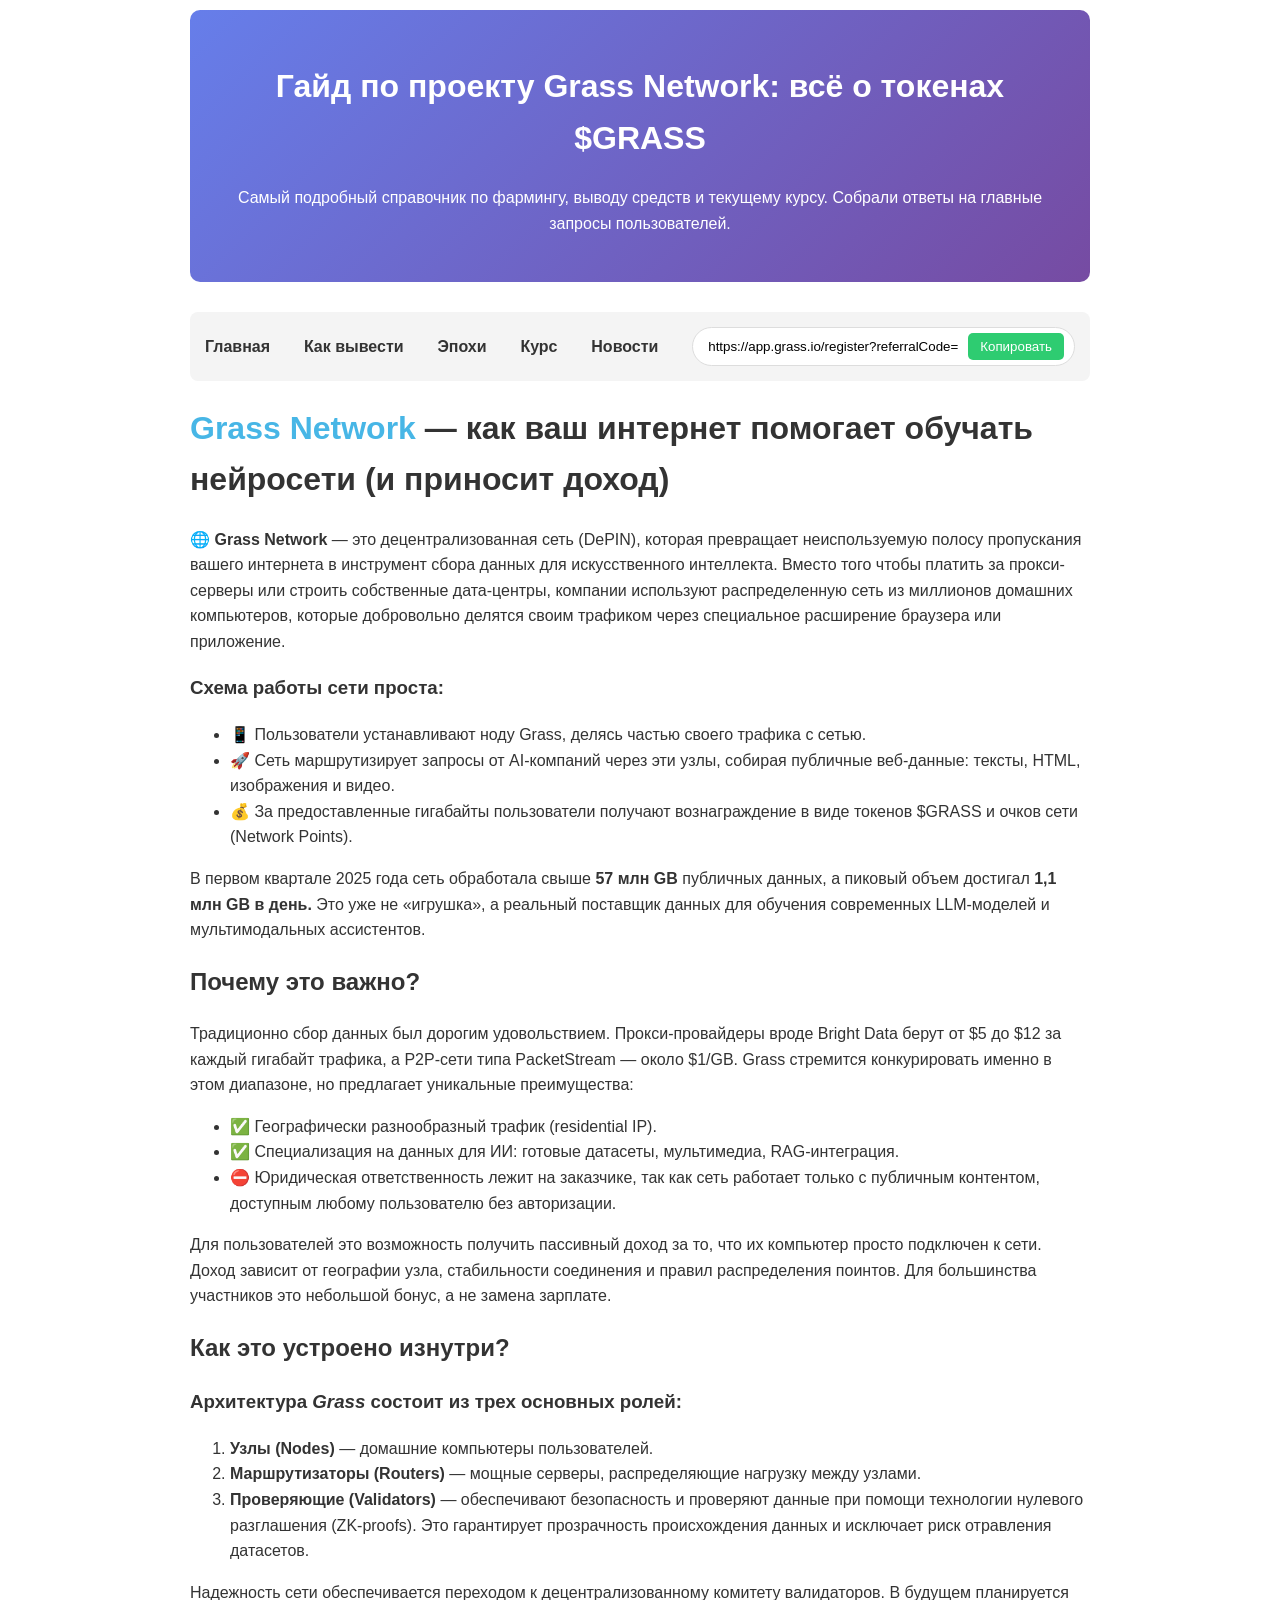
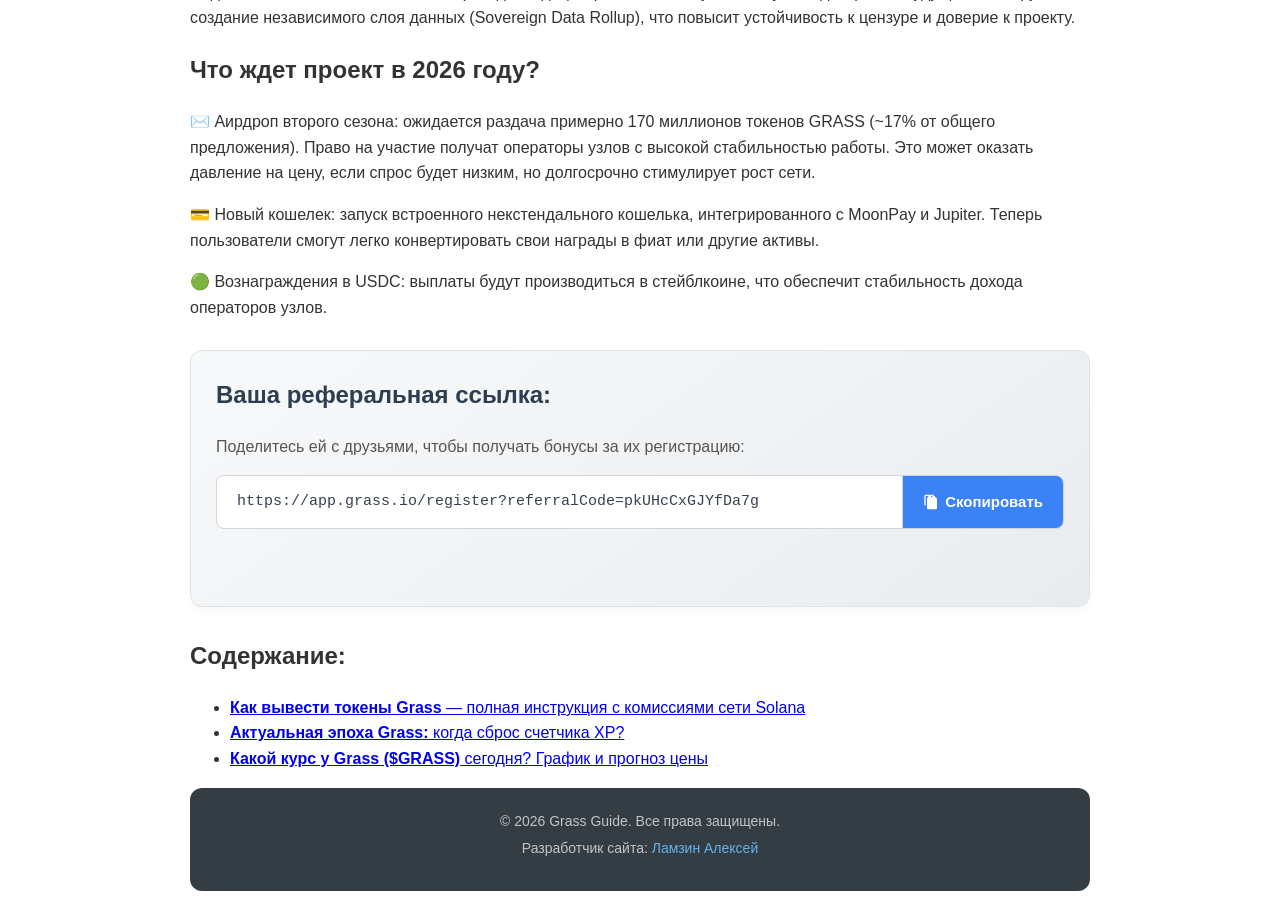
<file: index.html>
<!DOCTYPE html>
<html lang="ru">

<head>
    <meta charset="UTF-8">
    <meta name="google-site-verification" content="DreIq49ayPPqRNMv5y6Lme8d45ZgLvX6Es7sMyQ9TEw" />
    <meta name="yandex-verification" content="7f40698a30c59e31" />
    <meta name="viewport" content="width=device-width, initial-scale=1" />
    <meta name="description"
        content="Как вывести токены Grass ($GRASS), актуальная эпоха, курс монеты и свежие новости проекта. Подробный гайд с инструкциями.">
    <link rel="canonical" href="https://Laracoper.github.io/grass-guide/index.html">
    <!-- Open Graph / Facebook -->
    <meta property="og:type" content="website">
    <meta property="og:url" content="https://github.com/Laracoper/grass-guide.git/">
    <meta property="og:title" content="Grass Network: Полное руководство по токену GRASS">
    <meta property="og:image" content="./img/logo.png"> <!-- Убедитесь, что путь верный -->

    <!-- Twitter -->
    <meta property="twitter:card" content="summary_large_image">
    <meta property="twitter:url" content="https://github.com/Laracoper/grass-guide.git/">
    <meta property="twitter:title" content="Grass Network: Полное руководство по токену GRASS">
    <meta property="twitter:image" content="./img/logo.png">
    <title>Grass Network — как ваш интернет помогает обучать нейросети (и приносит доход)</title>
    <link rel="shortcut icon" href="https://laracoper.github.io/grass-guide/img/icons/link-img.png" type="image/x-icon">
    <link rel="stylesheet" href="https://laracoper.github.io/grass-guide/style.css">
</head>

<body>

    <!-- Хедер с логотипом -->
    <div class="hero-banner">
        <h1>Гайд по проекту Grass Network: всё о токенах $GRASS</h1>
        <p>Самый подробный справочник по фармингу, выводу средств и текущему курсу. Собрали ответы на главные запросы
            пользователей.</p>

    </div>

    <nav>
        <a href="https://laracoper.github.io/grass-guide/">Главная</a>
        <a href="https://laracoper.github.io/grass-guide/how-to-withdraw.html">Как вывести</a>
        <a href="https://laracoper.github.io/grass-guide/current-epoch.html">Эпохи</a>
        <a href="https://laracoper.github.io/grass-guide/grass-rate.html">Курс</a>
        <a href="https://laracoper.github.io/grass-guide/news.html">Новости</a>

        <div class="ref-nav-block">
            <input type="text" id="nav-ref-link-news" value="https://app.grass.io/register?referralCode=pkUHcCxGJYfDa7g"
                readonly>
            <button class="copy-btn-small" onclick="copyNewsRef()">Копировать</button>
        </div>
    </nav>

    <!-- контент -->
    <h1> <a class="grass-link" href="https://www.grass.io/" target="_blank">Grass Network</a> — как ваш интернет помогает обучать нейросети (и приносит доход)</h1>
    <p>🌐 <b>Grass Network</b> — это децентрализованная сеть (DePIN), которая превращает неиспользуемую полосу
        пропускания вашего интернета в инструмент сбора данных для искусственного интеллекта. Вместо того чтобы платить
        за прокси-серверы или строить собственные дата-центры, компании используют распределенную сеть из миллионов
        домашних компьютеров, которые добровольно делятся своим трафиком через специальное расширение браузера или
        приложение.</p>
    <h3>Схема работы сети проста:</h3>
    <ul>
        <li>📱 Пользователи устанавливают ноду Grass, делясь частью своего трафика с сетью.</li>
        <li>🚀 Сеть маршрутизирует запросы от AI-компаний через эти узлы, собирая публичные веб-данные: тексты, HTML,
            изображения и видео.</li>
        <li>💰 За предоставленные гигабайты пользователи получают вознаграждение в виде токенов $GRASS и очков сети
            (Network Points).</li>
    </ul>
    <p>В первом квартале 2025 года сеть обработала свыше <b>57 млн GB</b> публичных данных, а пиковый объем достигал
        <b>1,1 млн GB
            в день.</b> Это уже не «игрушка», а реальный поставщик данных для обучения современных LLM-моделей и
        мультимодальных
        ассистентов.
    </p>

    <h2>Почему это важно?</h2>
    <p>Традиционно сбор данных был дорогим удовольствием. Прокси-провайдеры вроде Bright Data берут от $5 до $12 за
        каждый гигабайт трафика, а P2P-сети типа PacketStream — около $1/GB. Grass стремится конкурировать именно в этом
        диапазоне, но предлагает уникальные преимущества:</p>
    <ul>
        <li>✅ Географически разнообразный трафик (residential IP).</li>
        <li>✅ Специализация на данных для ИИ: готовые датасеты, мультимедиа, RAG-интеграция.</li>
        <li>⛔ Юридическая ответственность лежит на заказчике, так как сеть работает только с публичным контентом,
            доступным любому пользователю без авторизации.</li>
    </ul>
    <p>Для пользователей это возможность получить пассивный доход за то, что их компьютер просто подключен к сети. Доход
        зависит от географии узла, стабильности соединения и правил распределения поинтов. Для большинства участников
        это небольшой бонус, а не замена зарплате.</p>

    <h2>Как это устроено изнутри?</h2>
    <h3>Архитектура <em>Grass</em> состоит из трех основных ролей:</h3>
    <ol>
        <li><b>Узлы (Nodes)</b> — домашние компьютеры пользователей.</li>
        <li><b>Маршрутизаторы (Routers)</b> — мощные серверы, распределяющие нагрузку между узлами.</li>
        <li><b>Проверяющие (Validators)</b> — обеспечивают безопасность и проверяют данные при помощи технологии
            нулевого разглашения (ZK-proofs). Это гарантирует прозрачность происхождения данных и исключает риск
            отравления датасетов.</li>
    </ol>
    <p>Надежность сети обеспечивается переходом к децентрализованному комитету валидаторов. В будущем планируется
        создание независимого слоя данных (Sovereign Data Rollup), что повысит устойчивость к цензуре и доверие к
        проекту.</p>
    <h2>Что ждет проект в 2026 году?</h2>
    <p>✉️ Аирдроп второго сезона: ожидается раздача примерно 170 миллионов токенов GRASS (~17% от общего предложения).
        Право на участие получат операторы узлов с высокой стабильностью работы. Это может оказать давление на цену,
        если спрос будет низким, но долгосрочно стимулирует рост сети.</p>
    <p>💳 Новый кошелек: запуск встроенного некстендального кошелька, интегрированного с MoonPay и Jupiter. Теперь
        пользователи смогут легко конвертировать свои награды в фиат или другие активы.</p>
    <p>🟢 Вознаграждения в USDC: выплаты будут производиться в стейблкоине, что обеспечит стабильность дохода операторов
        узлов.</p>

    <!-- Блок для автокопирования реферальной ссылки -->
    <section class="referral-block">
        <h2>Ваша реферальная ссылка:</h2>
        <p>Поделитесь ей с друзьями, чтобы получать бонусы за их регистрацию:</p>

        <div class="ref-link-container">
            <span id="referral-text"
                class="ref-link-text">https://app.grass.io/register?referralCode=pkUHcCxGJYfDa7g</span>
            <button id="copy-btn" class="btn-copy-main">
                <svg width="16" height="16" viewBox="0 0 24 24" fill="currentColor">
                    <path
                        d="M16 1H4c-1.1 0-2 .9-2 2v14h2V3h12V1zm3 4H8c-1.1 0-1.99.9-1.99 2L6 21c0 1.1.89 2 1.99 2H19c1.1 0 2-.9 2-2V7l-4-4z" />
                    <path d="M14 3v4h4V3h-4zm-6 0v4h4V3H8z" />
                </svg>
                Скопировать
            </button>
        </div>
        <p id="copy-status" class="status-message"></p>
    </section>

    <!-- содержание -->
    <h2>Содержание:</h2>
    <ul>
        <li><a href="https://laracoper.github.io/grass-guide/how-to-withdraw.html"><strong>Как вывести токены Grass</strong> — полная инструкция с комиссиями
                сети Solana</a></li>
        <li><a href="https://laracoper.github.io/grass-guide/current-epoch.html"><strong>Актуальная эпоха Grass:</strong> когда сброс счетчика XP?</a></li>
        <li><a href="https://laracoper.github.io/grass-guide/grass-rate.html"><strong>Какой курс у Grass ($GRASS)</strong> сегодня? График и прогноз цены</a>
        </li>
    </ul>

    <footer class="site-footer">
        <div class="container">
            <small>© 2026 Grass Guide. Все права защищены.</small>
            <small>Разработчик сайта: <a href="https://github.com/Laracoper" target="_blank"
                    rel="noopener noreferrer">Ламзин Алексей</a></small>
        </div>
    </footer>

    <script>
        function copyNavRef() {
            const link = document.getElementById('nav-ref-link');
            link.select();
            document.execCommand('copy'); // Современный способ: navigator.clipboard.writeText(link.value);
            alert('Реферальная ссылка скопирована!');
        }
    </script>

    <script src="script.js"></script>
</body>

</html>
</file>
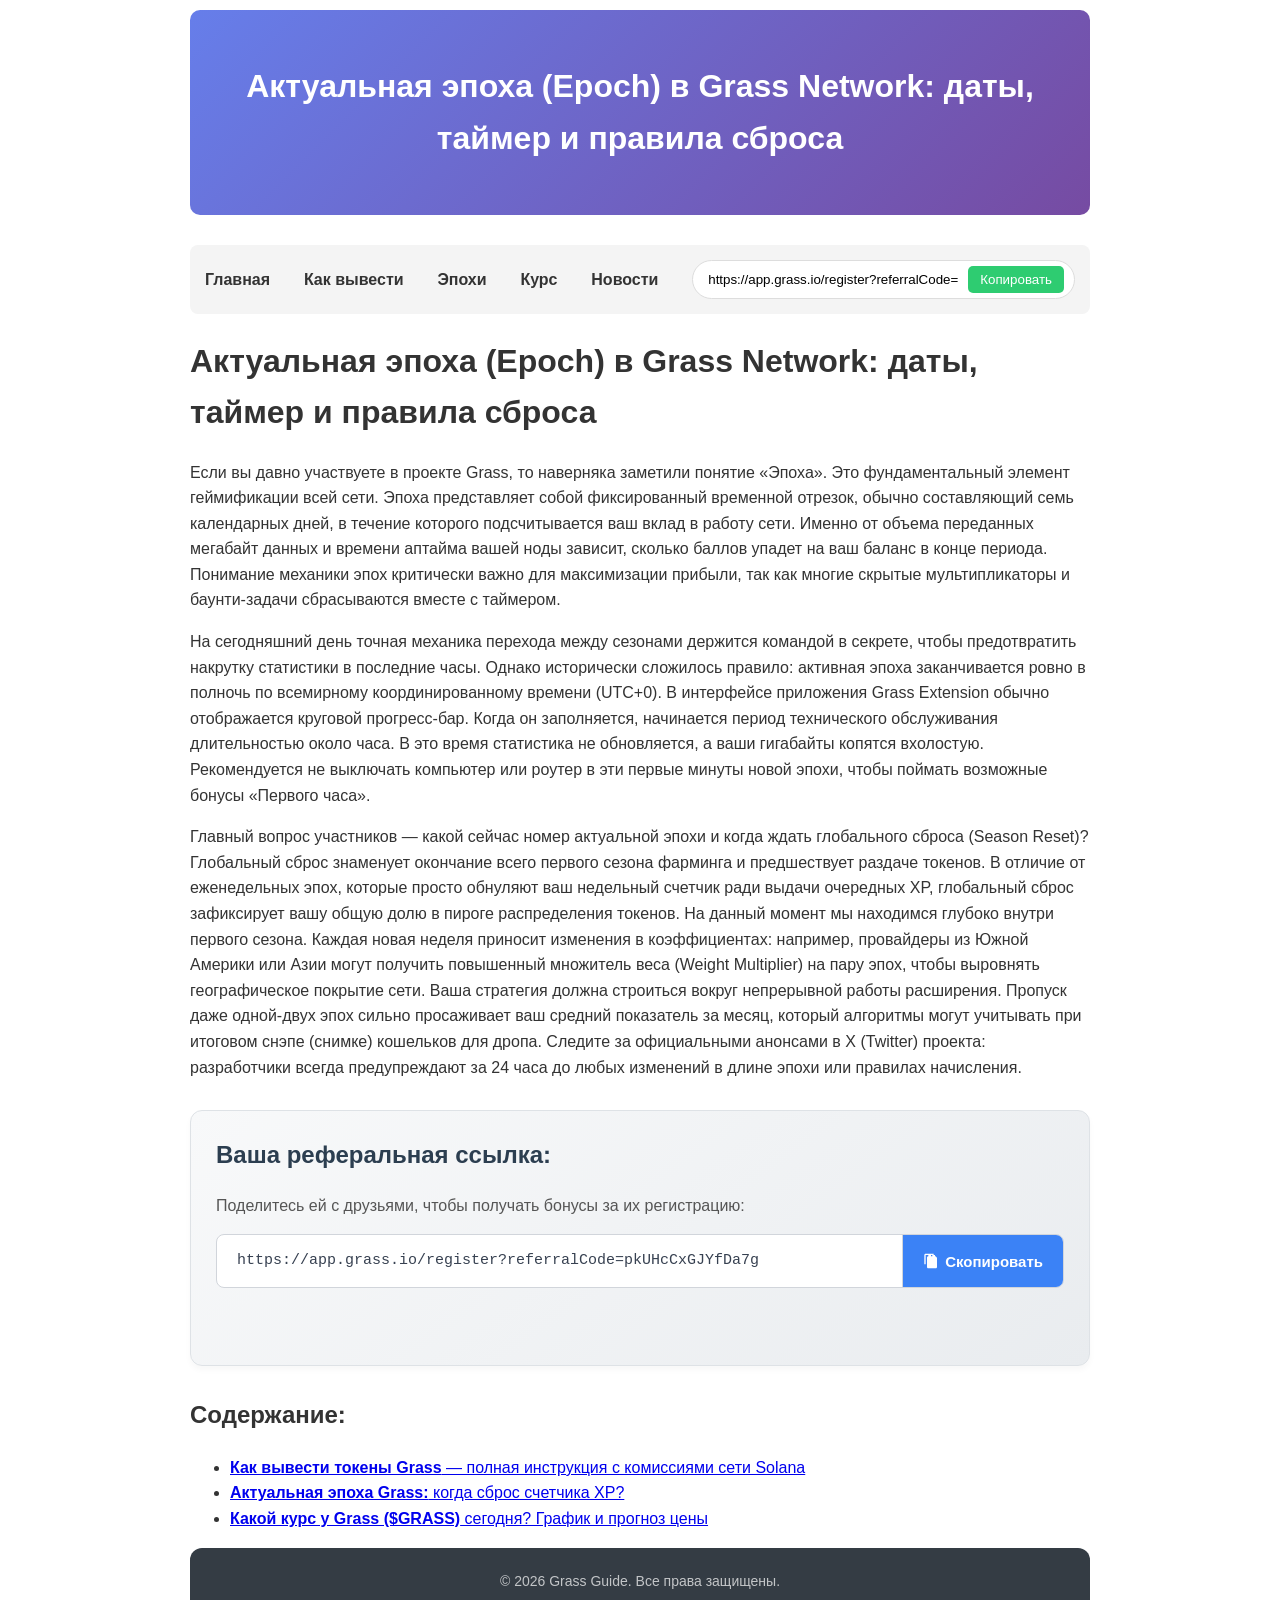
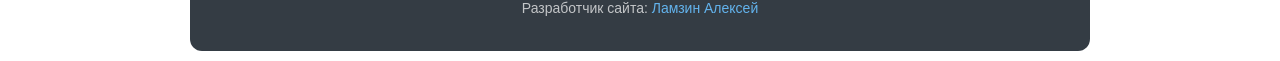
<file: current-epoch.html>
<!DOCTYPE html>
<html lang="ru">

<head>
    <meta charset="UTF-8">
    <meta name="google-site-verification" content="DreIq49ayPPqRNMv5y6Lme8d45ZgLvX6Es7sMyQ9TEw" />
    <meta name="yandex-verification" content="7f40698a30c59e31" />
    <link rel="shortcut icon" href="https://laracoper.github.io/grass-guide/img/icons/link-img.png" type="image/x-icon">
    <title>Актуальная эпоха Grass | Когда закончится текущий сезон и будет сброс?</title>
    <meta name="viewport" content="width=device-width, initial-scale=1" />
    <!-- Open Graph / Facebook -->
    <meta property="og:type" content="website">
    <meta property="og:url" content="https://github.com/Laracoper/grass-guide.git/">
    <meta property="og:title" content="Grass Network: Полное руководство по токену GRASS">
    <meta property="og:image" content="./img/logo.png"> <!-- Убедитесь, что путь верный -->

    <!-- Twitter -->
    <meta property="twitter:card" content="summary_large_image">
    <meta property="twitter:url" content="https://github.com/Laracoper/grass-guide.git/">
    <meta property="twitter:title" content="Grass Network: Полное руководство по токену GRASS">
    <meta property="twitter:image" content="./img/logo.png">
    <title>Grass Network — как ваш интернет помогает обучать нейросети (и приносит доход)</title>
    <link rel="shortcut icon" href="https://laracoper.github.io/grass-guide/img/icons/link-img.png" type="image/x-icon">
    <link rel="stylesheet" href="https://laracoper.github.io/grass-guide/style.css">
</head>

<body>

    <div class="hero-banner">
        <h1>Актуальная эпоха (Epoch) в Grass Network: даты, таймер и правила сброса</h1>
    </div>

    <nav>
        <a href="https://laracoper.github.io/grass-guide/">Главная</a>
        <a href="https://laracoper.github.io/grass-guide/how-to-withdraw.html">Как вывести</a>
        <a href="https://laracoper.github.io/grass-guide/current-epoch.html">Эпохи</a>
        <a href="https://laracoper.github.io/grass-guide/grass-rate.html">Курс</a>
        <a href="https://laracoper.github.io/grass-guide/news.html">Новости</a>

        <div class="ref-nav-block">
            <input type="text" id="nav-ref-link-news" value="https://app.grass.io/register?referralCode=pkUHcCxGJYfDa7g"
                readonly>
            <button class="copy-btn-small" onclick="copyNewsRef()">Копировать</button>
        </div>
    </nav>

    <h1>Актуальная эпоха (Epoch) в Grass Network: даты, таймер и правила сброса</h1>
    <p>Если вы давно участвуете в проекте Grass, то наверняка заметили понятие «Эпоха». Это фундаментальный элемент
        геймификации всей сети. Эпоха представляет собой фиксированный временной отрезок, обычно составляющий семь
        календарных дней, в течение которого подсчитывается ваш вклад в работу сети. Именно от объема переданных
        мегабайт данных и времени аптайма вашей ноды зависит, сколько баллов упадет на ваш баланс в конце периода.
        Понимание механики эпох критически важно для максимизации прибыли, так как многие скрытые мультипликаторы и
        баунти-задачи сбрасываются вместе с таймером.</p>
    <p>На сегодняшний день точная механика перехода между сезонами держится командой в секрете, чтобы предотвратить
        накрутку статистики в последние часы. Однако исторически сложилось правило: активная эпоха заканчивается ровно в
        полночь по всемирному координированному времени (UTC+0). В интерфейсе приложения Grass Extension обычно
        отображается круговой прогресс-бар. Когда он заполняется, начинается период технического обслуживания
        длительностью около часа. В это время статистика не обновляется, а ваши гигабайты копятся вхолостую.
        Рекомендуется не выключать компьютер или роутер в эти первые минуты новой эпохи, чтобы поймать возможные бонусы
        «Первого часа».</p>
    <p>Главный вопрос участников — какой сейчас номер актуальной эпохи и когда ждать глобального сброса (Season Reset)?
        Глобальный сброс знаменует окончание всего первого сезона фарминга и предшествует раздаче токенов. В отличие от
        еженедельных эпох, которые просто обнуляют ваш недельный счетчик ради выдачи очередных XP, глобальный сброс
        зафиксирует вашу общую долю в пироге распределения токенов. На данный момент мы находимся глубоко внутри первого
        сезона. Каждая новая неделя приносит изменения в коэффициентах: например, провайдеры из Южной Америки или Азии
        могут получить повышенный множитель веса (Weight Multiplier) на пару эпох, чтобы выровнять географическое
        покрытие сети. Ваша стратегия должна строиться вокруг непрерывной работы расширения. Пропуск даже одной-двух
        эпох сильно просаживает ваш средний показатель за месяц, который алгоритмы могут учитывать при итоговом снэпе
        (снимке) кошельков для дропа. Следите за официальными анонсами в X (Twitter) проекта: разработчики всегда
        предупреждают за 24 часа до любых изменений в длине эпохи или правилах начисления.</p>

    <!-- Блок для автокопирования реферальной ссылки -->
    <section class="referral-block">
        <h2>Ваша реферальная ссылка:</h2>
        <p>Поделитесь ей с друзьями, чтобы получать бонусы за их регистрацию:</p>

        <div class="ref-link-container">
            <span id="referral-text"
                class="ref-link-text">https://app.grass.io/register?referralCode=pkUHcCxGJYfDa7g</span>
            <button id="copy-btn" class="btn-copy-main">
                <svg width="16" height="16" viewBox="0 0 24 24" fill="currentColor">
                    <path
                        d="M16 1H4c-1.1 0-2 .9-2 2v14h2V3h12V1zm3 4H8c-1.1 0-1.99.9-1.99 2L6 21c0 1.1.89 2 1.99 2H19c1.1 0 2-.9 2-2V7l-4-4z" />
                    <path d="M14 3v4h4V3h-4zm-6 0v4h4V3H8z" />
                </svg>
                Скопировать
            </button>
        </div>
        <p id="copy-status" class="status-message"></p>
    </section>

    <!-- содержание -->
    <h2>Содержание:</h2>
    <ul>
        <li><a href="https://laracoper.github.io/grass-guide/how-to-withdraw.html"><strong>Как вывести токены Grass</strong> — полная инструкция с комиссиями
                сети Solana</a></li>
        <li><a href="https://laracoper.github.io/grass-guide/current-epoch.html"><strong>Актуальная эпоха Grass:</strong> когда сброс счетчика XP?</a></li>
        <li><a href="https://laracoper.github.io/grass-guide/grass-rate.html"><strong>Какой курс у Grass ($GRASS)</strong> сегодня? График и прогноз цены</a>
        </li>
    </ul>

    <footer class="site-footer">
        <div class="container">
            <small>© 2026 Grass Guide. Все права защищены.</small>
            <small>Разработчик сайта: <a href="https://github.com/Laracoper" target="_blank"
                    rel="noopener noreferrer">Ламзин Алексей</a></small>
        </div>
    </footer>

    <script>
        function copyNewsRef() {
            const link = document.getElementById('nav-ref-link-news');
            link.select();
            document.execCommand('copy');
            alert('Ссылка скопирована!');
        }
    </script>

    <script src="script.js"></script>
</body>

</html>
</file>
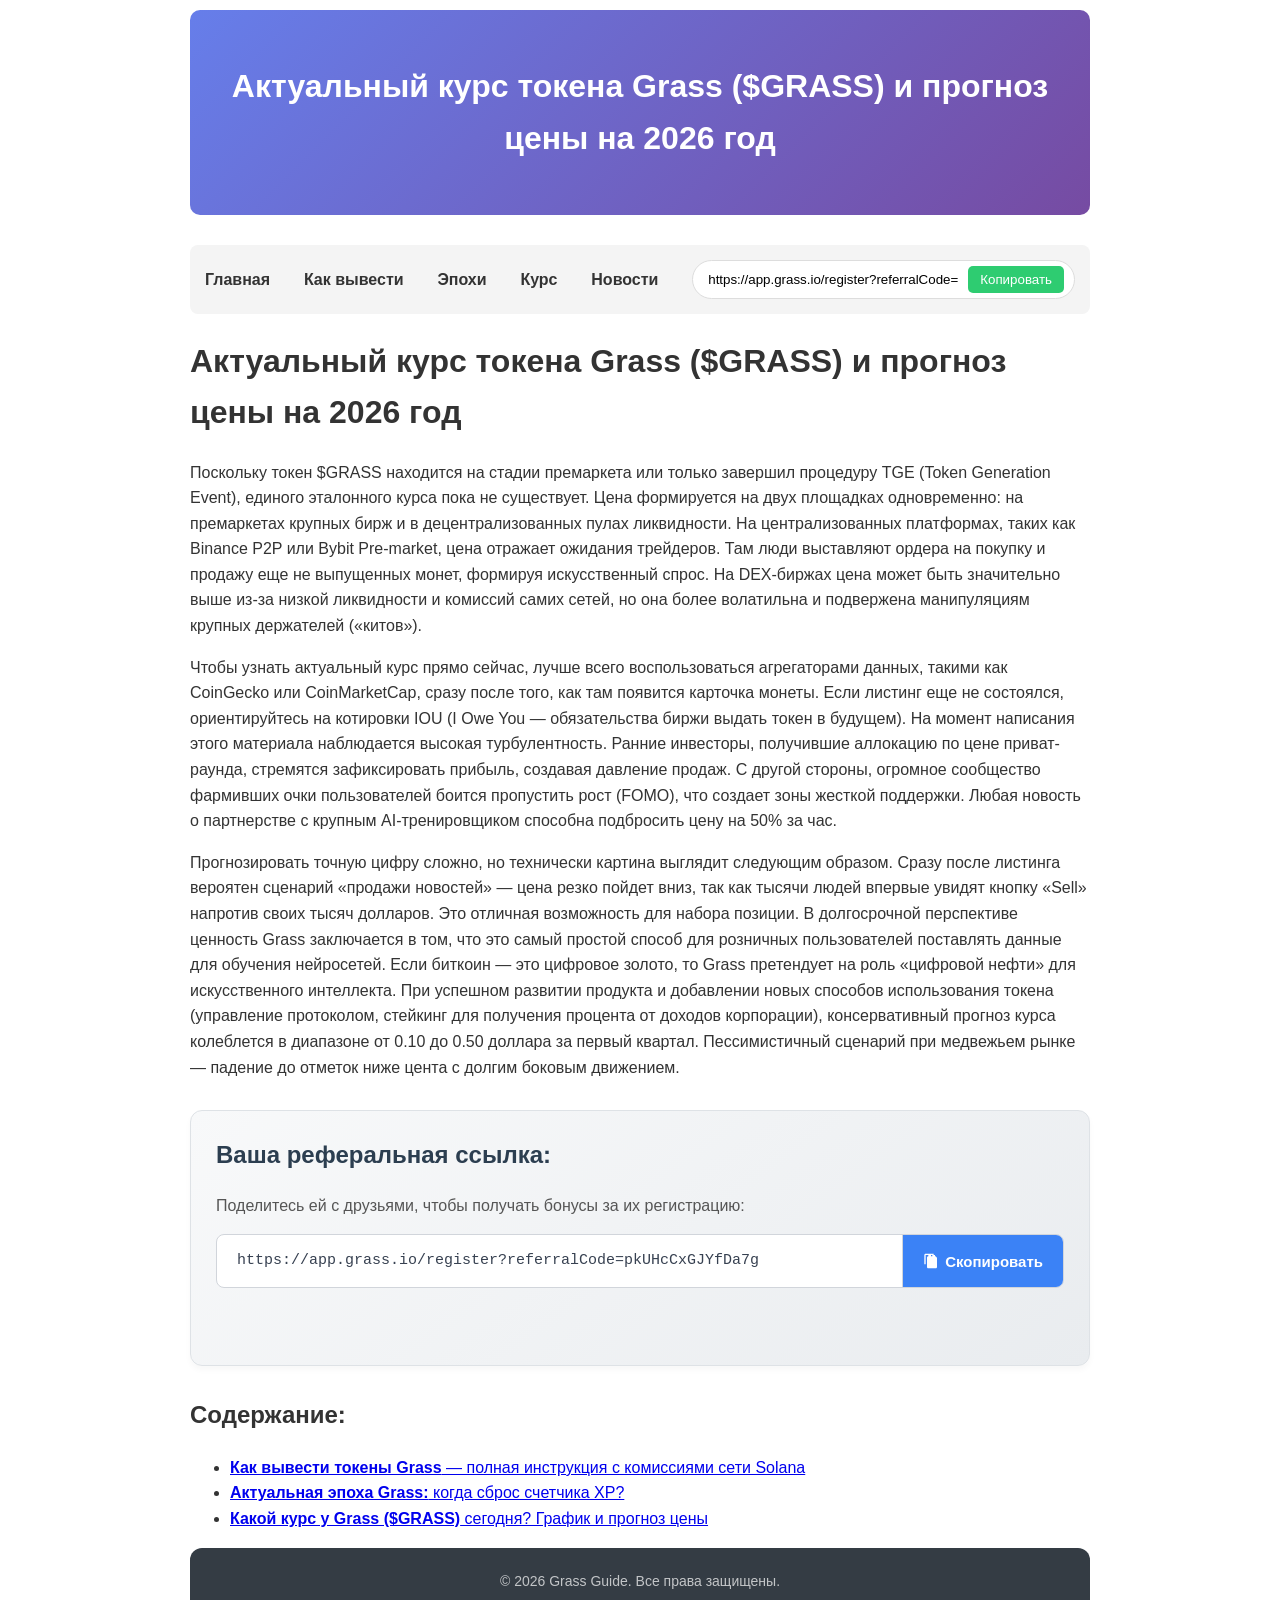
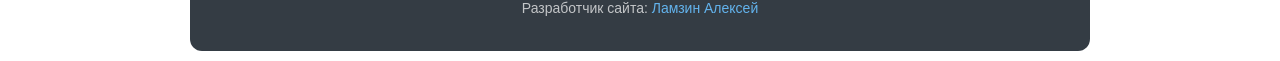
<file: grass-rate.html>
<!DOCTYPE html>
<html lang="ru">

<head>
    <meta charset="UTF-8">
    <meta name="google-site-verification" content="DreIq49ayPPqRNMv5y6Lme8d45ZgLvX6Es7sMyQ9TEw" />
    <meta name="yandex-verification" content="7f40698a30c59e31" />
    <meta name="viewport" content="width=device-width, initial-scale=1" />
    <title>Курс токена Grass ($GRASS): актуальные котировки и прогноз цены</title>
    <meta name="description"
        content="Узнайте текущий курс токена Grass ($GRASS). Прогнозы цены, анализ рынка и советы по инвестициям в проект децентрализованного сбора данных.">
    <link rel="shortcut icon" href="https://laracoper.github.io/grass-guide/img/icons/link-img.png" type="image/x-icon">
    <!-- Open Graph / Facebook -->
    <meta property="og:type" content="website">
    <meta property="og:url" content="https://github.com/Laracoper/grass-guide.git/">
    <meta property="og:title" content="Grass Network: Полное руководство по токену GRASS">
    <meta property="og:image" content="./img/logo.png"> <!-- Убедитесь, что путь верный -->

    <!-- Twitter -->
    <meta property="twitter:card" content="summary_large_image">
    <meta property="twitter:url" content="https://github.com/Laracoper/grass-guide.git/">
    <meta property="twitter:title" content="Grass Network: Полное руководство по токену GRASS">
    <meta property="twitter:image" content="./img/logo.png">
    <title>Grass Network — как ваш интернет помогает обучать нейросети (и приносит доход)</title>
    <link rel="shortcut icon" href="https://laracoper.github.io/grass-guide/img/icons/link-img.png" type="image/x-icon">
    <link rel="stylesheet" href="https://laracoper.github.io/grass-guide/style.css">
</head>

<body>

    <div class="hero-banner">
        <h1>Актуальный курс токена Grass ($GRASS) и прогноз цены на 2026 год</h1>
    </div>

    <nav>
        <a href="https://laracoper.github.io/grass-guide/">Главная</a>
        <a href="https://laracoper.github.io/grass-guide/how-to-withdraw.html">Как вывести</a>
        <a href="https://laracoper.github.io/grass-guide/current-epoch.html">Эпохи</a>
        <a href="https://laracoper.github.io/grass-guide/grass-rate.html">Курс</a>
        <a href="https://laracoper.github.io/grass-guide/news.html">Новости</a>

        <div class="ref-nav-block">
            <input type="text" id="nav-ref-link-news" value="https://app.grass.io/register?referralCode=pkUHcCxGJYfDa7g"
                readonly>
            <button class="copy-btn-small" onclick="copyNewsRef()">Копировать</button>
        </div>
    </nav>

    <h1>Актуальный курс токена Grass ($GRASS) и прогноз цены на 2026 год</h1>
    <p>Поскольку токен $GRASS находится на стадии премаркета или только завершил процедуру TGE (Token Generation Event),
        единого эталонного курса пока не существует. Цена формируется на двух площадках одновременно: на премаркетах
        крупных бирж и в децентрализованных пулах ликвидности. На централизованных платформах, таких как Binance P2P или
        Bybit Pre-market, цена отражает ожидания трейдеров. Там люди выставляют ордера на покупку и продажу еще не
        выпущенных монет, формируя искусственный спрос. На DEX-биржах цена может быть значительно выше из-за низкой
        ликвидности и комиссий самих сетей, но она более волатильна и подвержена манипуляциям крупных держателей
        («китов»).</p>
    <p>Чтобы узнать актуальный курс прямо сейчас, лучше всего воспользоваться агрегаторами данных, такими как CoinGecko
        или CoinMarketCap, сразу после того, как там появится карточка монеты. Если листинг еще не состоялся,
        ориентируйтесь на котировки IOU (I Owe You — обязательства биржи выдать токен в будущем). На момент написания
        этого материала наблюдается высокая турбулентность. Ранние инвесторы, получившие аллокацию по цене
        приват-раунда, стремятся зафиксировать прибыль, создавая давление продаж. С другой стороны, огромное сообщество
        фармивших очки пользователей боится пропустить рост (FOMO), что создает зоны жесткой поддержки. Любая новость о
        партнерстве с крупным AI-тренировщиком способна подбросить цену на 50% за час.</p>
    <p>Прогнозировать точную цифру сложно, но технически картина выглядит следующим образом. Сразу после листинга
        вероятен сценарий «продажи новостей» — цена резко пойдет вниз, так как тысячи людей впервые увидят кнопку «Sell»
        напротив своих тысяч долларов. Это отличная возможность для набора позиции. В долгосрочной перспективе ценность
        Grass заключается в том, что это самый простой способ для розничных пользователей поставлять данные для обучения
        нейросетей. Если биткоин — это цифровое золото, то Grass претендует на роль «цифровой нефти» для искусственного
        интеллекта. При успешном развитии продукта и добавлении новых способов использования токена (управление
        протоколом, стейкинг для получения процента от доходов корпорации), консервативный прогноз курса колеблется в
        диапазоне от 0.10 до 0.50 доллара за первый квартал. Пессимистичный сценарий при медвежьем рынке — падение до
        отметок ниже цента с долгим боковым движением.</p>

    <!-- Блок для автокопирования реферальной ссылки -->
    <section class="referral-block">
        <h2>Ваша реферальная ссылка:</h2>
        <p>Поделитесь ей с друзьями, чтобы получать бонусы за их регистрацию:</p>

        <div class="ref-link-container">
            <span id="referral-text"
                class="ref-link-text">https://app.grass.io/register?referralCode=pkUHcCxGJYfDa7g</span>
            <button id="copy-btn" class="btn-copy-main">
                <svg width="16" height="16" viewBox="0 0 24 24" fill="currentColor">
                    <path
                        d="M16 1H4c-1.1 0-2 .9-2 2v14h2V3h12V1zm3 4H8c-1.1 0-1.99.9-1.99 2L6 21c0 1.1.89 2 1.99 2H19c1.1 0 2-.9 2-2V7l-4-4z" />
                    <path d="M14 3v4h4V3h-4zm-6 0v4h4V3H8z" />
                </svg>
                Скопировать
            </button>
        </div>
        <p id="copy-status" class="status-message"></p>
    </section>

    <!-- содержание -->
    <h2>Содержание:</h2>
    <ul>
        <li><a href="https://laracoper.github.io/grass-guide/how-to-withdraw.html"><strong>Как вывести токены Grass</strong> — полная инструкция с комиссиями
                сети Solana</a></li>
        <li><a href="https://laracoper.github.io/grass-guide/current-epoch.html"><strong>Актуальная эпоха Grass:</strong> когда сброс счетчика XP?</a></li>
        <li><a href="https://laracoper.github.io/grass-guide/grass-rate.html"><strong>Какой курс у Grass ($GRASS)</strong> сегодня? График и прогноз цены</a>
        </li>
    </ul>

    <footer class="site-footer">
        <div class="container">
            <small>© 2026 Grass Guide. Все права защищены.</small>
            <small>Разработчик сайта: <a href="https://github.com/Laracoper" target="_blank"
                    rel="noopener noreferrer">Ламзин Алексей</a></small>
        </div>
    </footer>

    <script>
        function copyNewsRef() {
            const link = document.getElementById('nav-ref-link-news');
            link.select();
            document.execCommand('copy');
            alert('Ссылка скопирована!');
        }
    </script>

    <script src="script.js"></script>
</body>

</html>
</file>
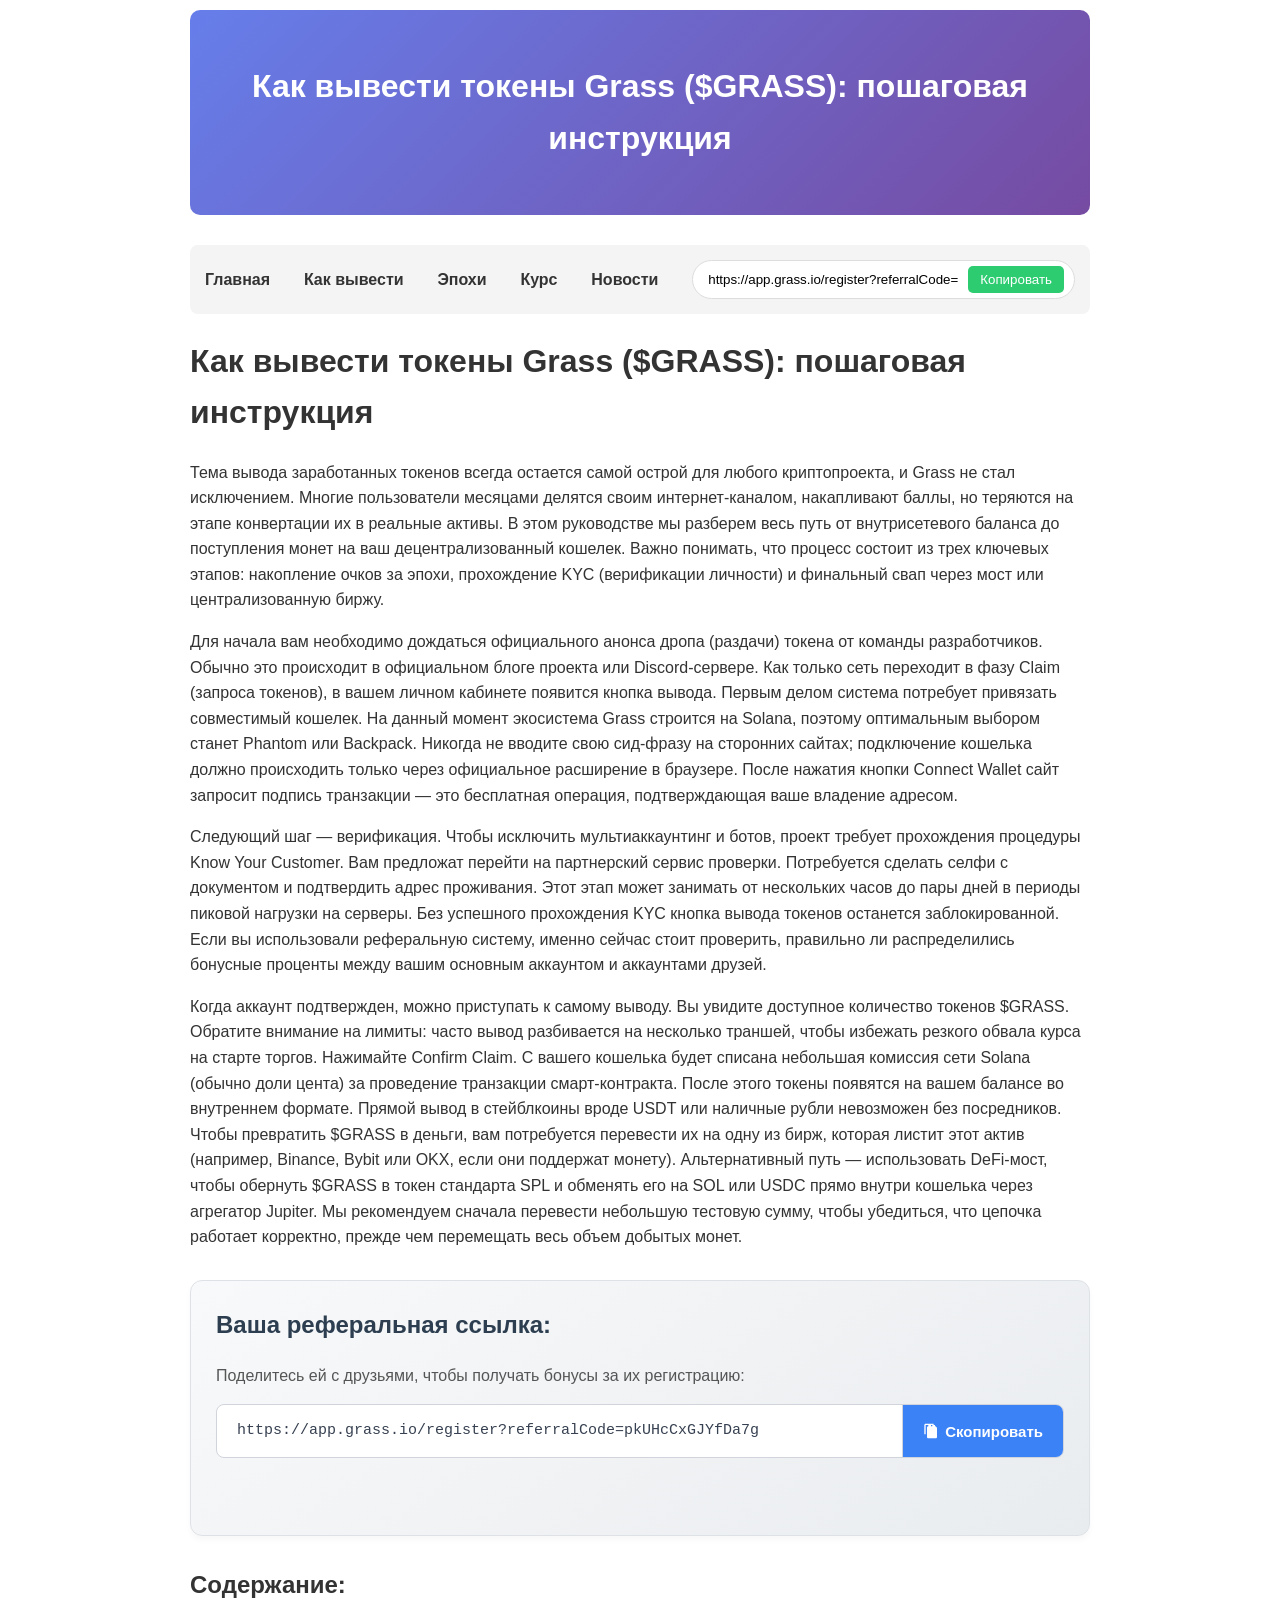
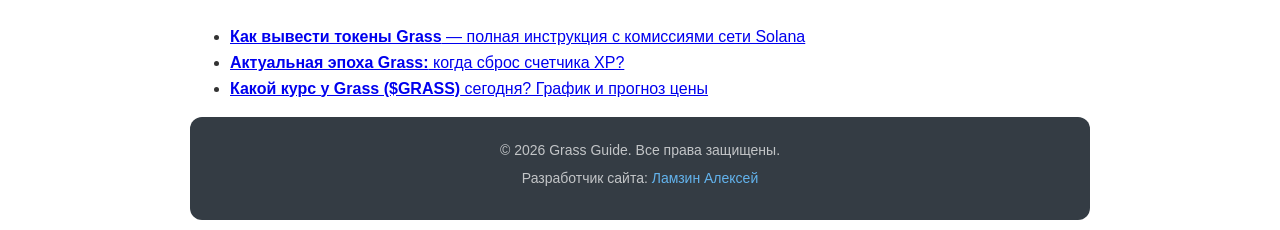
<file: how-to-withdraw.html>
<!DOCTYPE html>
<html lang="ru">

<head>
    <meta charset="UTF-8">
    <meta name="google-site-verification" content="DreIq49ayPPqRNMv5y6Lme8d45ZgLvX6Es7sMyQ9TEw" />
    <meta name="yandex-verification" content="7f40698a30c59e31" />
    <meta name="viewport" content="width=device-width, initial-scale=1" />
    <title>Как вывести токены Grass — Пошаговая инструкция | Grass Guide</title>
    <meta name="description"
        content="Полная инструкция по выводу токенов Grass ($GRASS) из сети Solana. Узнайте о KYC, комиссиях и нюансах получения монет на кошелек.">
    <link rel="shortcut icon" href="https://laracoper.github.io/grass-guide/img/icons/link-img.png" type="image/x-icon">
    <!-- Open Graph / Facebook -->
    <meta property="og:type" content="website">
    <meta property="og:url" content="https://github.com/Laracoper/grass-guide.git/">
    <meta property="og:title" content="Grass Network: Полное руководство по токену GRASS">
    <meta property="og:image" content="./img/logo.png"> <!-- Убедитесь, что путь верный -->

    <!-- Twitter -->
    <meta property="twitter:card" content="summary_large_image">
    <meta property="twitter:url" content="https://github.com/Laracoper/grass-guide.git/">
    <meta property="twitter:title" content="Grass Network: Полное руководство по токену GRASS">
    <meta property="twitter:image" content="./img/logo.png">
    <title>Grass Network — как ваш интернет помогает обучать нейросети (и приносит доход)</title>
    <link rel="shortcut icon" href="https://laracoper.github.io/grass-guide/img/icons/link-img.png" type="image/x-icon">
    <link rel="stylesheet" href="https://laracoper.github.io/grass-guide/style.css">
</head>

<body>

    <div class="hero-banner">
        <h1>Как вывести токены Grass ($GRASS): пошаговая инструкция</h1>

    </div>

    <nav>
        <a href="https://laracoper.github.io/grass-guide/">Главная</a>
        <a href="https://laracoper.github.io/grass-guide/how-to-withdraw.html">Как вывести</a>
        <a href="https://laracoper.github.io/grass-guide/current-epoch.html">Эпохи</a>
        <a href="https://laracoper.github.io/grass-guide/grass-rate.html">Курс</a>
        <a href="https://laracoper.github.io/grass-guide/news.html">Новости</a>

        <div class="ref-nav-block">
            <input type="text" id="nav-ref-link-news" value="https://app.grass.io/register?referralCode=pkUHcCxGJYfDa7g"
                readonly>
            <button class="copy-btn-small" onclick="copyNewsRef()">Копировать</button>
        </div>
    </nav>

    <h1>Как вывести токены Grass ($GRASS): пошаговая инструкция</h1>
    <p>Тема вывода заработанных токенов всегда остается самой острой для любого криптопроекта, и Grass не стал
        исключением. Многие пользователи месяцами делятся своим интернет-каналом, накапливают баллы, но теряются на
        этапе конвертации их в реальные активы. В этом руководстве мы разберем весь путь от внутрисетевого баланса до
        поступления монет на ваш децентрализованный кошелек. Важно понимать, что процесс состоит из трех ключевых
        этапов: накопление очков за эпохи, прохождение KYC (верификации личности) и финальный свап через мост или
        централизованную биржу.</p>
    <p>Для начала вам необходимо дождаться официального анонса дропа (раздачи) токена от команды разработчиков. Обычно
        это происходит в официальном блоге проекта или Discord-сервере. Как только сеть переходит в фазу Claim (запроса
        токенов), в вашем личном кабинете появится кнопка вывода. Первым делом система потребует привязать совместимый
        кошелек. На данный момент экосистема Grass строится на Solana, поэтому оптимальным выбором станет Phantom или
        Backpack. Никогда не вводите свою сид-фразу на сторонних сайтах; подключение кошелька должно происходить только
        через официальное расширение в браузере. После нажатия кнопки Connect Wallet сайт запросит подпись транзакции —
        это бесплатная операция, подтверждающая ваше владение адресом.</p>
    <p>Следующий шаг — верификация. Чтобы исключить мультиаккаунтинг и ботов, проект требует прохождения процедуры Know
        Your Customer. Вам предложат перейти на партнерский сервис проверки. Потребуется сделать селфи с документом и
        подтвердить адрес проживания. Этот этап может занимать от нескольких часов до пары дней в периоды пиковой
        нагрузки на серверы. Без успешного прохождения KYC кнопка вывода токенов останется заблокированной. Если вы
        использовали реферальную систему, именно сейчас стоит проверить, правильно ли распределились бонусные проценты
        между вашим основным аккаунтом и аккаунтами друзей.</p>
    <p>Когда аккаунт подтвержден, можно приступать к самому выводу. Вы увидите доступное количество токенов $GRASS.
        Обратите внимание на лимиты: часто вывод разбивается на несколько траншей, чтобы избежать резкого обвала курса
        на старте торгов. Нажимайте Confirm Claim. С вашего кошелька будет списана небольшая комиссия сети Solana
        (обычно доли цента) за проведение транзакции смарт-контракта. После этого токены появятся на вашем балансе во
        внутреннем формате. Прямой вывод в стейблкоины вроде USDT или наличные рубли невозможен без посредников. Чтобы
        превратить $GRASS в деньги, вам потребуется перевести их на одну из бирж, которая листит этот актив (например,
        Binance, Bybit или OKX, если они поддержат монету). Альтернативный путь — использовать DeFi-мост, чтобы обернуть
        $GRASS в токен стандарта SPL и обменять его на SOL или USDC прямо внутри кошелька через агрегатор Jupiter. Мы
        рекомендуем сначала перевести небольшую тестовую сумму, чтобы убедиться, что цепочка работает корректно, прежде
        чем перемещать весь объем добытых монет.</p>

    <!-- Блок для автокопирования реферальной ссылки -->
    <section class="referral-block">
        <h2>Ваша реферальная ссылка:</h2>
        <p>Поделитесь ей с друзьями, чтобы получать бонусы за их регистрацию:</p>

        <div class="ref-link-container">
            <span id="referral-text"
                class="ref-link-text">https://app.grass.io/register?referralCode=pkUHcCxGJYfDa7g</span>
            <button id="copy-btn" class="btn-copy-main">
                <svg width="16" height="16" viewBox="0 0 24 24" fill="currentColor">
                    <path
                        d="M16 1H4c-1.1 0-2 .9-2 2v14h2V3h12V1zm3 4H8c-1.1 0-1.99.9-1.99 2L6 21c0 1.1.89 2 1.99 2H19c1.1 0 2-.9 2-2V7l-4-4z" />
                    <path d="M14 3v4h4V3h-4zm-6 0v4h4V3H8z" />
                </svg>
                Скопировать
            </button>
        </div>
        <p id="copy-status" class="status-message"></p>
    </section>

    <!-- содержание -->
    <h2>Содержание:</h2>
    <ul>
        <li><a href="https://laracoper.github.io/grass-guide/how-to-withdraw.html"><strong>Как вывести токены Grass</strong> — полная инструкция с комиссиями
                сети Solana</a></li>
        <li><a href="https://laracoper.github.io/grass-guide/current-epoch.html"><strong>Актуальная эпоха Grass:</strong> когда сброс счетчика XP?</a></li>
        <li><a href="https://laracoper.github.io/grass-guide/grass-rate.html"><strong>Какой курс у Grass ($GRASS)</strong> сегодня? График и прогноз цены</a>
        </li>
    </ul>

    <footer class="site-footer">
        <div class="container">
            <small>© 2026 Grass Guide. Все права защищены.</small>
            <small>Разработчик сайта: <a href="https://github.com/Laracoper" target="_blank"
                    rel="noopener noreferrer">Ламзин Алексей</a></small>
        </div>
    </footer>

    <script>
        function copyNewsRef() {
            const link = document.getElementById('nav-ref-link-news');
            link.select();
            document.execCommand('copy');
            alert('Ссылка скопирована!');
        }
    </script>

    <script src="script.js"></script>
</body>

</html>
</file>
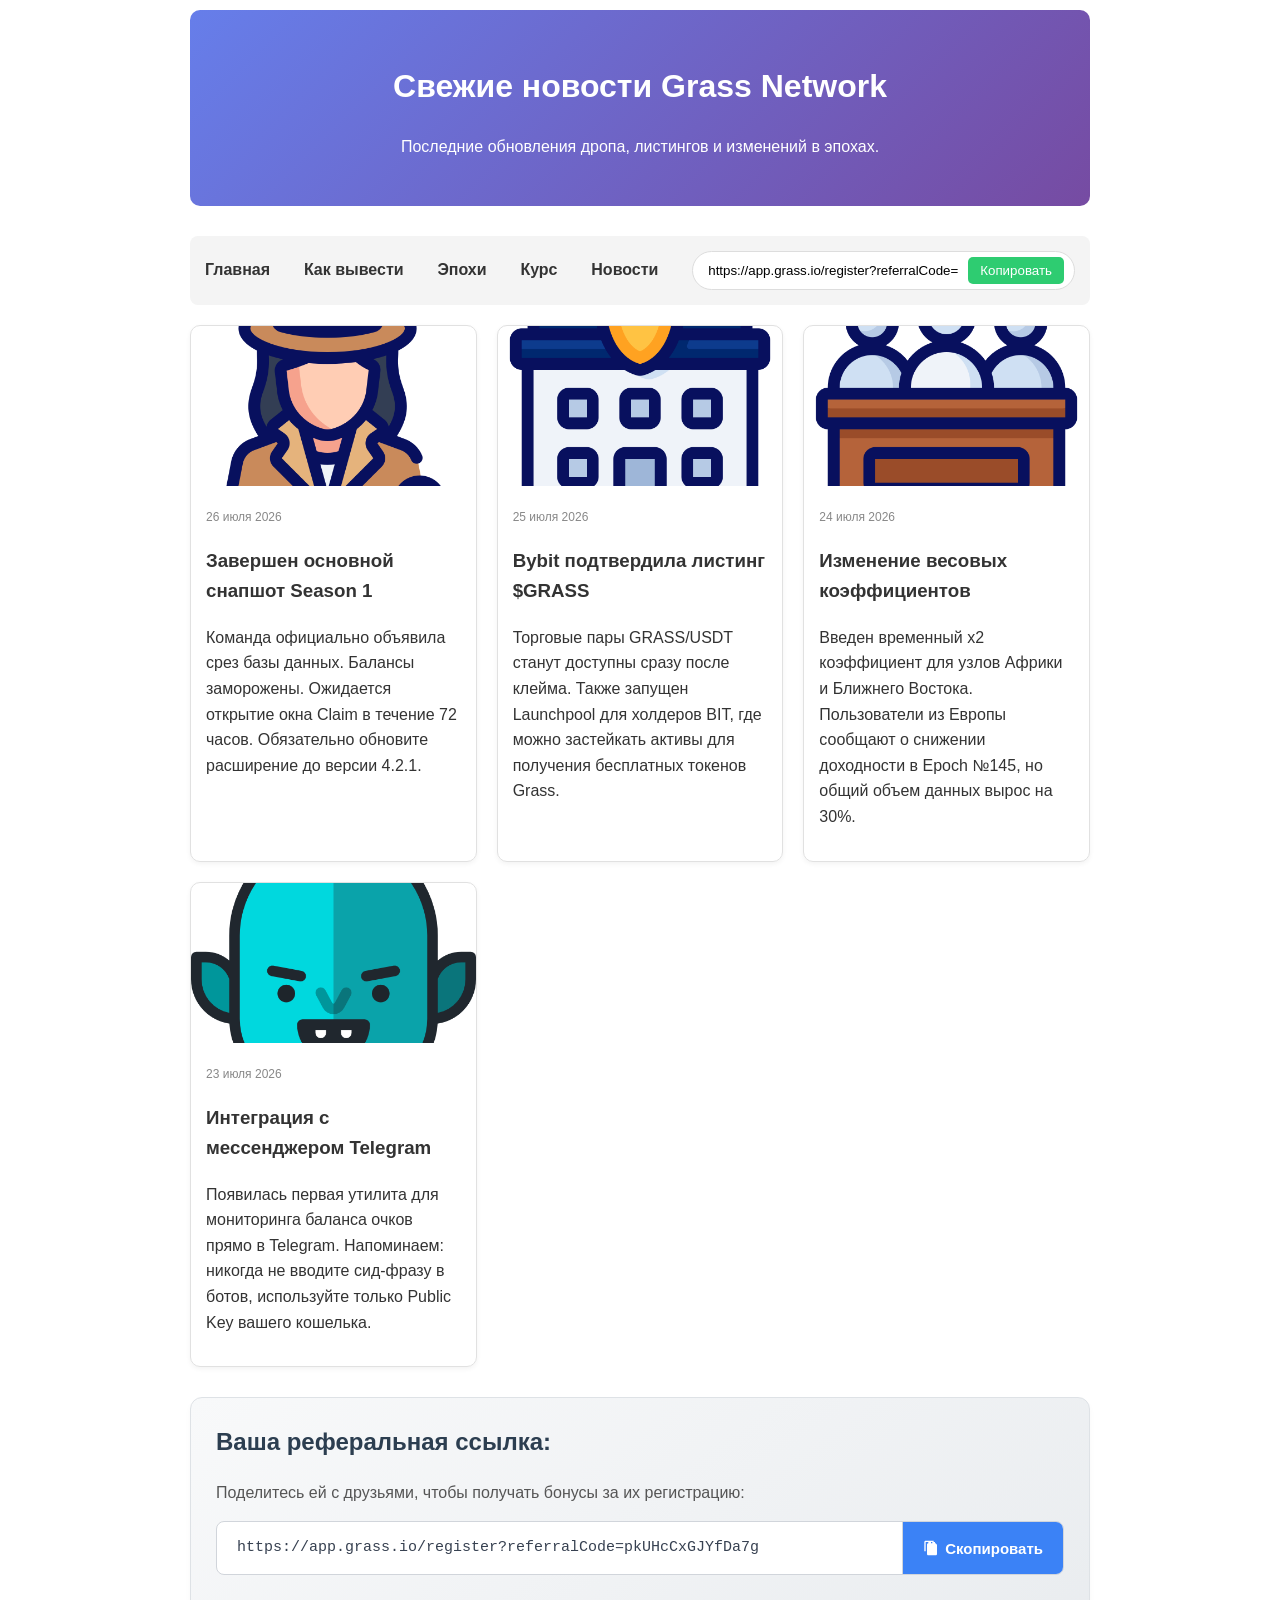
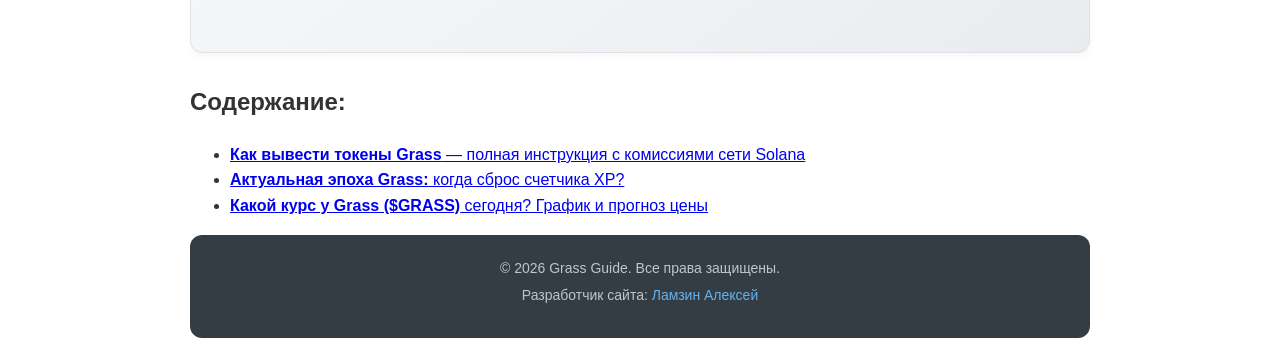
<file: news.html>
<!DOCTYPE html>
<html lang="ru">

<head>
    <meta charset="UTF-8">
    <meta name="google-site-verification" content="DreIq49ayPPqRNMv5y6Lme8d45ZgLvX6Es7sMyQ9TEw" />
    <meta name="yandex-verification" content="7f40698a30c59e31" />
    <meta name="viewport" content="width=device-width, initial-scale=1" />
    <title>Новости Grass | Июль 2026</title>
    <link rel="shortcut icon" href="img/icons/link-img.png" type="image/x-icon">
     <!-- Open Graph / Facebook -->
    <meta property="og:type" content="website">
    <meta property="og:url" content="https://github.com/Laracoper/grass-guide.git/">
    <meta property="og:title" content="Grass Network: Полное руководство по токену GRASS">
    <meta property="og:image" content="./img/logo.png"> <!-- Убедитесь, что путь верный -->

    <!-- Twitter -->
    <meta property="twitter:card" content="summary_large_image">
    <meta property="twitter:url" content="https://github.com/Laracoper/grass-guide.git/">
    <meta property="twitter:title" content="Grass Network: Полное руководство по токену GRASS">
    <meta property="twitter:image" content="./img/logo.png">
    <title>Grass Network — как ваш интернет помогает обучать нейросети (и приносит доход)</title>
    <link rel="shortcut icon" href="https://laracoper.github.io/grass-guide/img/icons/link-img.png" type="image/x-icon">
    <link rel="stylesheet" href="https://laracoper.github.io/grass-guide/style.css">
</head>

<body>
    <!-- баннер -->
    <div class="hero-banner">
        <h1>Свежие новости Grass Network</h1>
        <p>Последние обновления дропа, листингов и изменений в эпохах.</p>
    </div>

    <!-- навигация -->
    <nav>
        <a href="https://laracoper.github.io/grass-guide/">Главная</a>
        <a href="https://laracoper.github.io/grass-guide/how-to-withdraw.html">Как вывести</a>
        <a href="https://laracoper.github.io/grass-guide/current-epoch.html">Эпохи</a>
        <a href="https://laracoper.github.io/grass-guide/grass-rate.html">Курс</a>
        <a href="https://laracoper.github.io/grass-guide/news.html">Новости</a>

        <div class="ref-nav-block">
            <input type="text" id="nav-ref-link-news" value="https://app.grass.io/register?referralCode=pkUHcCxGJYfDa7g"
                readonly>
            <button class="copy-btn-small" onclick="copyNewsRef()">Копировать</button>
        </div>
    </nav>

    <!-- контент -->
    <div class="news-grid">
        <!-- Карточка 1 -->
        <div class="news-card">
            <img src="https://laracoper.github.io/grass-guide/img/icons/4.png" class="news-card-img"
                alt="Скриншот интерфейса Claim">
            <div class="news-card-body">
                <div class="news-card-date">26 июля 2026</div>
                <h3>Завершен основной снапшот Season 1</h3>
                <p>Команда официально объявила срез базы данных. Балансы заморожены. Ожидается открытие окна Claim в
                    течение 72 часов. Обязательно обновите расширение до версии 4.2.1.</p>
            </div>
        </div>

        <!-- Карточка 2 -->
        <div class="news-card">
            <img src="https://laracoper.github.io/grass-guide/img/icons/2.png" class="news-card-img"
                alt="Логотип биржи Bybit">
            <div class="news-card-body">
                <div class="news-card-date">25 июля 2026</div>
                <h3>Bybit подтвердила листинг $GRASS</h3>
                <p>Торговые пары GRASS/USDT станут доступны сразу после клейма. Также запущен Launchpool для холдеров
                    BIT, где можно застейкать активы для получения бесплатных токенов Grass.</p>
            </div>
        </div>

        <!-- Карточка 3 -->
        <div class="news-card">
            <img src="https://laracoper.github.io/grass-guide/img/icons/1.png" class="news-card-img"
                alt="График распределения весов">
            <div class="news-card-body">
                <div class="news-card-date">24 июля 2026</div>
                <h3>Изменение весовых коэффициентов</h3>
                <p>Введен временный х2 коэффициент для узлов Африки и Ближнего Востока. Пользователи из Европы сообщают
                    о снижении доходности в Epoch №145, но общий объем данных вырос на 30%.</p>
            </div>
        </div>

        <!-- Карточка 4 -->
        <div class="news-card">
            <img src="https://laracoper.github.io/grass-guide/img/icons/link-img.png" class="news-card-img"
                alt="Интерфейс Telegram бота">
            <div class="news-card-body">
                <div class="news-card-date">23 июля 2026</div>
                <h3>Интеграция с мессенджером Telegram</h3>
                <p>Появилась первая утилита для мониторинга баланса очков прямо в Telegram. Напоминаем: никогда не
                    вводите сид-фразу в ботов, используйте только Public Key вашего кошелька.</p>
            </div>
        </div>
    </div>

    <!-- Блок для автокопирования реферальной ссылки -->
    <section class="referral-block">
        <h2>Ваша реферальная ссылка:</h2>
        <p>Поделитесь ей с друзьями, чтобы получать бонусы за их регистрацию:</p>

        <div class="ref-link-container">
            <span id="referral-text"
                class="ref-link-text">https://app.grass.io/register?referralCode=pkUHcCxGJYfDa7g</span>
            <button id="copy-btn" class="btn-copy-main">
                <svg width="16" height="16" viewBox="0 0 24 24" fill="currentColor">
                    <path
                        d="M16 1H4c-1.1 0-2 .9-2 2v14h2V3h12V1zm3 4H8c-1.1 0-1.99.9-1.99 2L6 21c0 1.1.89 2 1.99 2H19c1.1 0 2-.9 2-2V7l-4-4z" />
                    <path d="M14 3v4h4V3h-4zm-6 0v4h4V3H8z" />
                </svg>
                Скопировать
            </button>
        </div>
        <p id="copy-status" class="status-message"></p>
    </section>

    <!-- содержание -->
    <h2>Содержание:</h2>
    <ul>
        <li><a href="https://laracoper.github.io/grass-guide/how-to-withdraw.html"><strong>Как вывести токены Grass</strong> — полная инструкция с комиссиями
                сети Solana</a></li>
        <li><a href="https://laracoper.github.io/grass-guide/current-epoch.html"><strong>Актуальная эпоха Grass:</strong> когда сброс счетчика XP?</a></li>
        <li><a href="https://laracoper.github.io/grass-guide/grass-rate.html"><strong>Какой курс у Grass ($GRASS)</strong> сегодня? График и прогноз цены</a>
        </li>
    </ul>

    <!-- футер -->
    <footer class="site-footer">
        <div class="container">
            <small>© 2026 Grass Guide. Все права защищены.</small>
            <small>Разработчик сайта: <a href="https://github.com/Laracoper" target="_blank"
                    rel="noopener noreferrer">Ламзин Алексей</a></small>
        </div>
    </footer>

    <script>
        function copyNewsRef() {
            const link = document.getElementById('nav-ref-link-news');
            link.select();
            document.execCommand('copy');
            alert('Ссылка скопирована!');
        }
    </script>

    <script src="script.js"></script>
</body>

</html>
</file>
